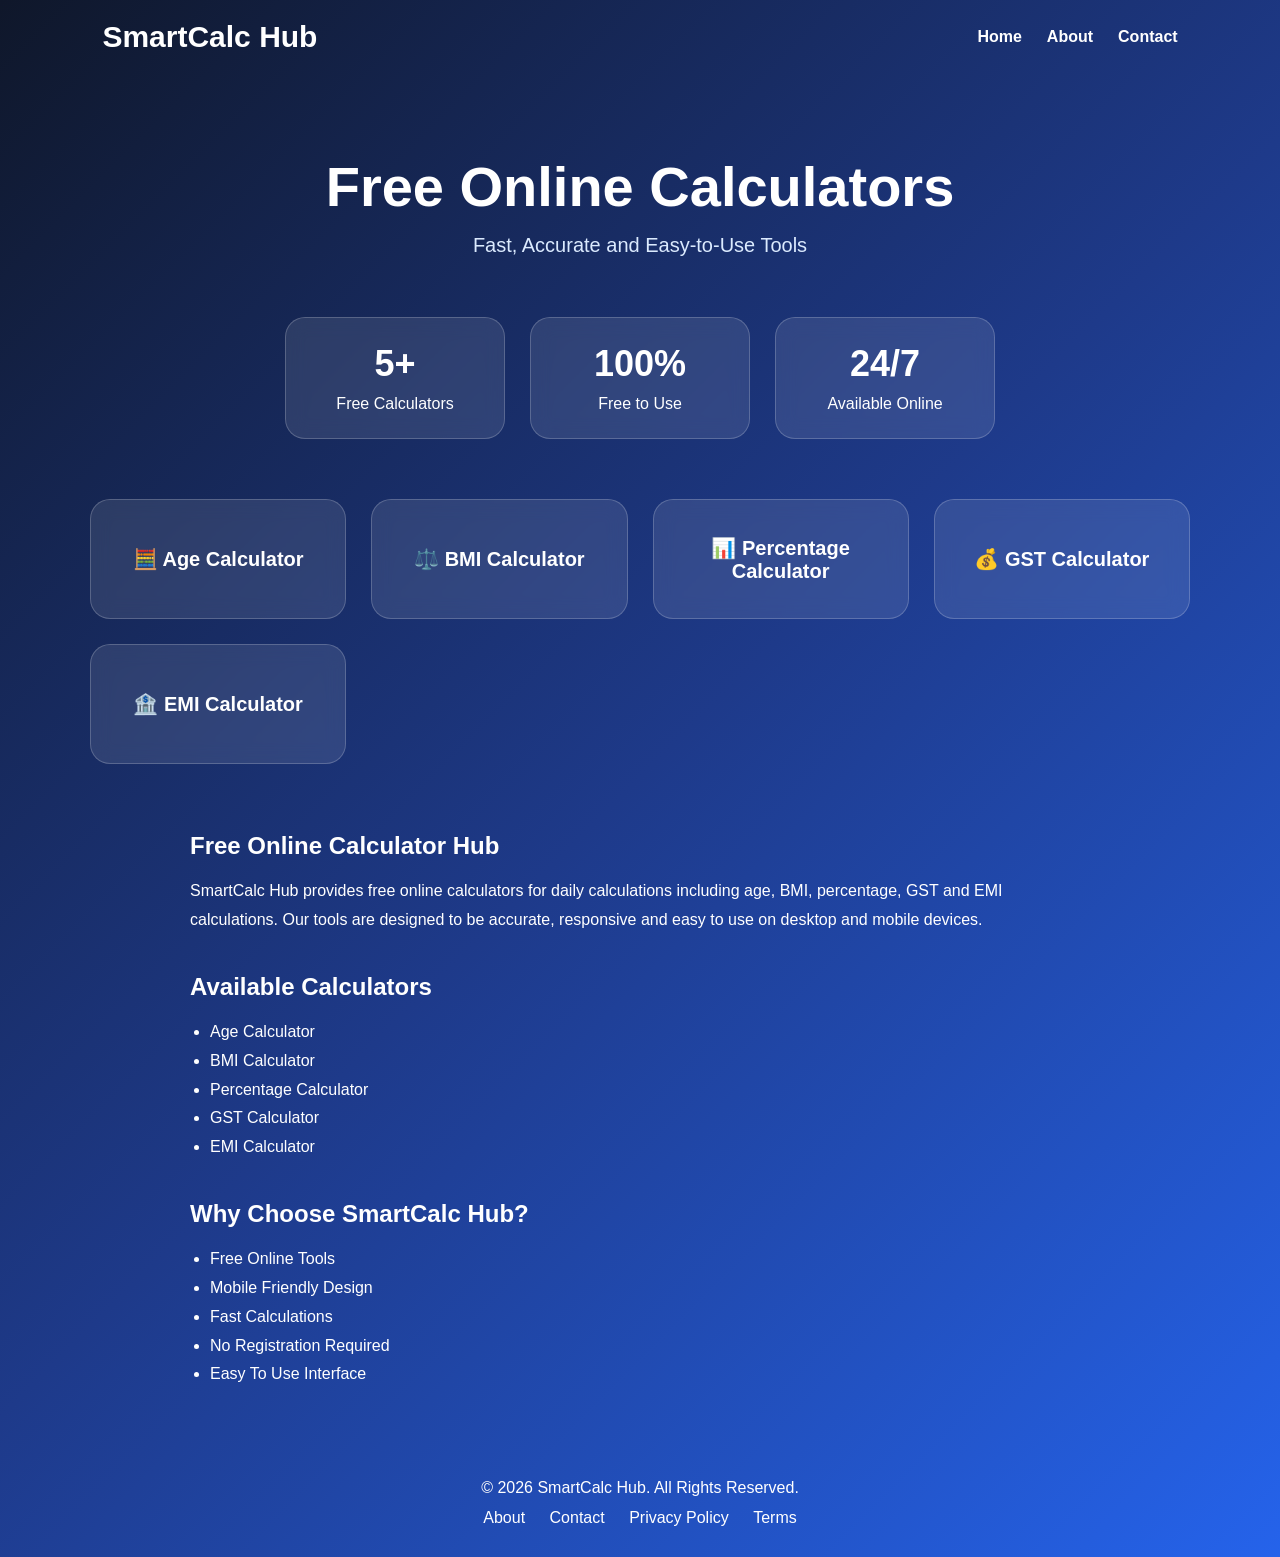
<file: index.html>
<!DOCTYPE html>
<html lang="en">

<head>

    <meta charset="UTF-8">
    <meta name="viewport" content="width=device-width, initial-scale=1.0">


    <!-- Google Search Console Verification -->
    <meta name="google-site-verification"
          content="2JtH8J4qMXpYXomlSH1_VfXRQjT_wu7L5Kd6u02b6LU" />


    <title>SmartCalc Hub | Free Online Calculators</title>

    <meta name="description"
        content="Free online calculators including Age Calculator, BMI Calculator, GST Calculator, EMI Calculator, Percentage Calculator and more.">

    <meta name="keywords"
        content="Age Calculator, BMI Calculator, GST Calculator, EMI Calculator, Percentage Calculator, Online Calculators">

    <meta name="author" content="Vaibhav">

    <meta name="robots" content="index, follow">

    <!-- Open Graph Tags -->
    <meta property="og:title"
        content="SmartCalc Hub | Free Online Calculators">

    <meta property="og:description"
        content="Free online calculators including Age Calculator, BMI Calculator, GST Calculator, EMI Calculator and more.">

    <meta property="og:type"
        content="website">

    <meta property="og:image"
        content="logo.png">

    <!-- Canonical URL -->
    <link rel="canonical"
    href="https://vaibhav-2310.github.io/smartcalc-hub/">

    <!-- Favicon -->
    <link rel="icon" type="image/png" href="logo.png">

    <!-- CSS -->
    <link rel="stylesheet" href="style.css">

    <!-- Google Analytics -->
    <script async src="https://www.googletagmanager.com/gtag/js?id=G-V1JRK9W2HY"></script>
    <script>
    window.dataLayer = window.dataLayer || [];
    function gtag(){dataLayer.push(arguments);}
    gtag('js', new Date());

    gtag('config', 'G-V1JRK9W2HY');
    </script>

</head>

<body>

    <!-- Navbar -->
    <nav class="navbar">

        <div class="logo">
            SmartCalc Hub
        </div>

        <div class="nav-links">

            <a href="index.html">Home</a>

            <a href="about.html">About</a>

            <a href="contact.html">Contact</a>

        </div>

    </nav>

    <!-- Hero Section -->
    <section class="hero">

        <h1>
            Free Online Calculators
        </h1>

        <p>
            Fast, Accurate and Easy-to-Use Tools
        </p>

    </section>

    <!-- Stats Section -->
    <section class="stats">

        <div class="stat-card">

            <h2>5+</h2>

            <p>Free Calculators</p>

        </div>

        <div class="stat-card">

            <h2>100%</h2>

            <p>Free to Use</p>

        </div>

        <div class="stat-card">

            <h2>24/7</h2>

            <p>Available Online</p>

        </div>

    </section>

    <!-- Tools Section -->
    <section class="tools-grid">

        <a href="age-calculator.html" class="tool-card">
            🧮 Age Calculator
        </a>

        <a href="bmi-calculator.html" class="tool-card">
            ⚖️ BMI Calculator
        </a>

        <a href="percentage-calculator.html" class="tool-card">
            📊 Percentage Calculator
        </a>

        <a href="gst-calculator.html" class="tool-card">
            💰 GST Calculator
        </a>

        <a href="emi-calculator.html" class="tool-card">
            🏦 EMI Calculator
        </a>

    </section>

    <!-- SEO Content -->
    <section class="seo-content">

        <h2>
            Free Online Calculator Hub
        </h2>

        <p>
            SmartCalc Hub provides free online calculators
            for daily calculations including age, BMI,
            percentage, GST and EMI calculations.
            Our tools are designed to be accurate,
            responsive and easy to use on desktop
            and mobile devices.
        </p>

        <h2>
            Available Calculators
        </h2>

        <ul>

            <li>Age Calculator</li>

            <li>BMI Calculator</li>

            <li>Percentage Calculator</li>

            <li>GST Calculator</li>

            <li>EMI Calculator</li>

        </ul>

        <h2>
            Why Choose SmartCalc Hub?
        </h2>

        <ul>

            <li>Free Online Tools</li>

            <li>Mobile Friendly Design</li>

            <li>Fast Calculations</li>

            <li>No Registration Required</li>

            <li>Easy To Use Interface</li>

        </ul>

    </section>

    <!-- Footer -->
    <footer>

        <p>
            © 2026 SmartCalc Hub. All Rights Reserved.
        </p>

        <div class="footer-links">

            <a href="about.html">
                About
            </a>

            <a href="contact.html">
                Contact
            </a>

            <a href="privacy-policy.html">
                Privacy Policy
            </a>

            <a href="terms.html">
                Terms
            </a>

        </div>

    </footer>

</body>

</html>
</file>
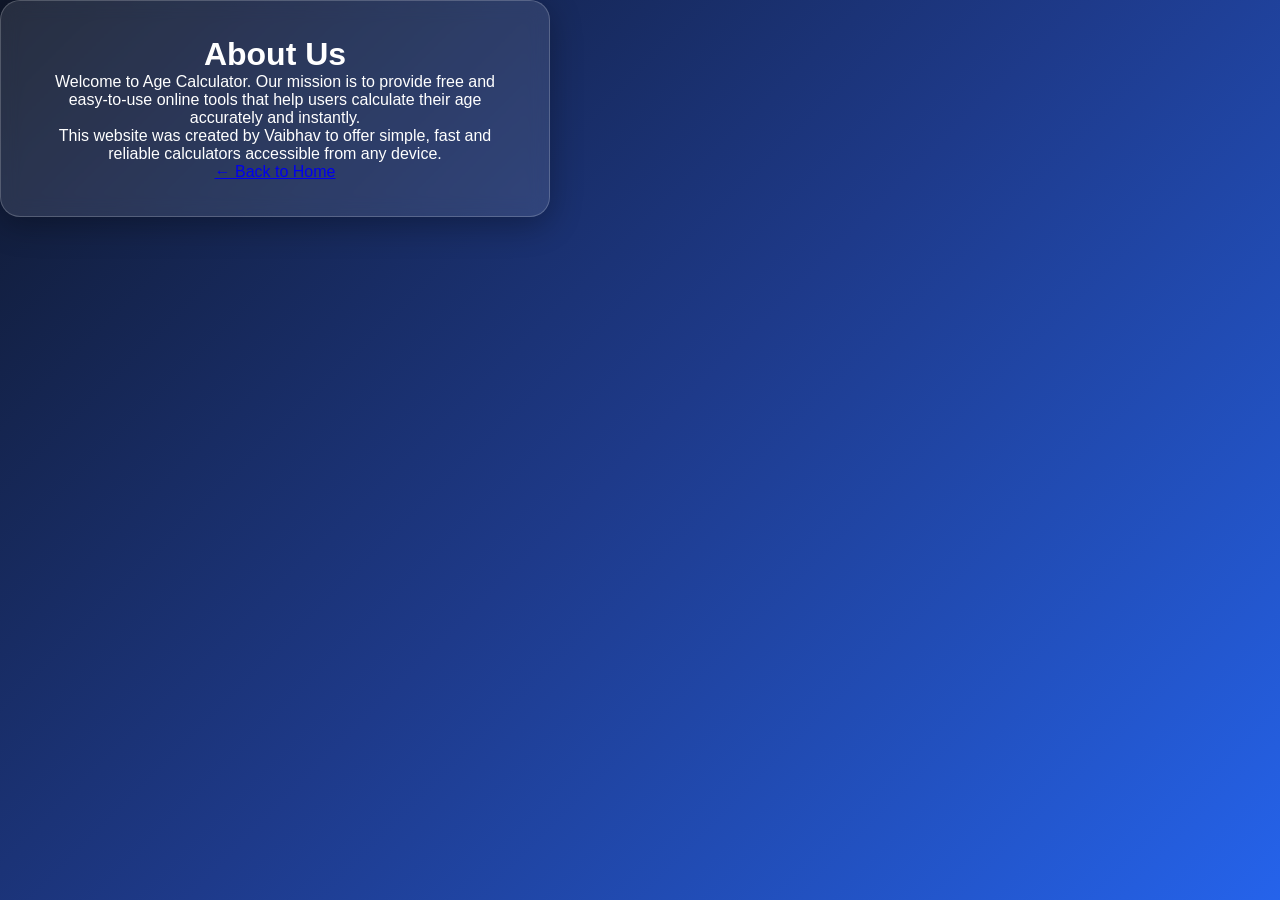
<file: about.html>
<!DOCTYPE html>
<html>
<head>

    <meta charset="UTF-8">

    <meta name="viewport"
          content="width=device-width, initial-scale=1.0">

    <meta name="robots"
          content="index, follow">

    <meta name="author"
          content="Vaibhav">

    <title>
        About Us | SmartCalc Hub
    </title>

    <link rel="canonical"
          href="https://vaibhav-2310.github.io/smartcalc-hub/about.html">

    <link rel="stylesheet"
          href="style.css">

</head>
<body>

<div class="card">

<h1>About Us</h1>

<p>
Welcome to Age Calculator. Our mission is to provide free and easy-to-use online tools that help users calculate their age accurately and instantly.
</p>

<p>
This website was created by Vaibhav to offer simple, fast and reliable calculators accessible from any device.
</p>

<a href="index.html">← Back to Home</a>

</div>

</body>
</html>
</file>
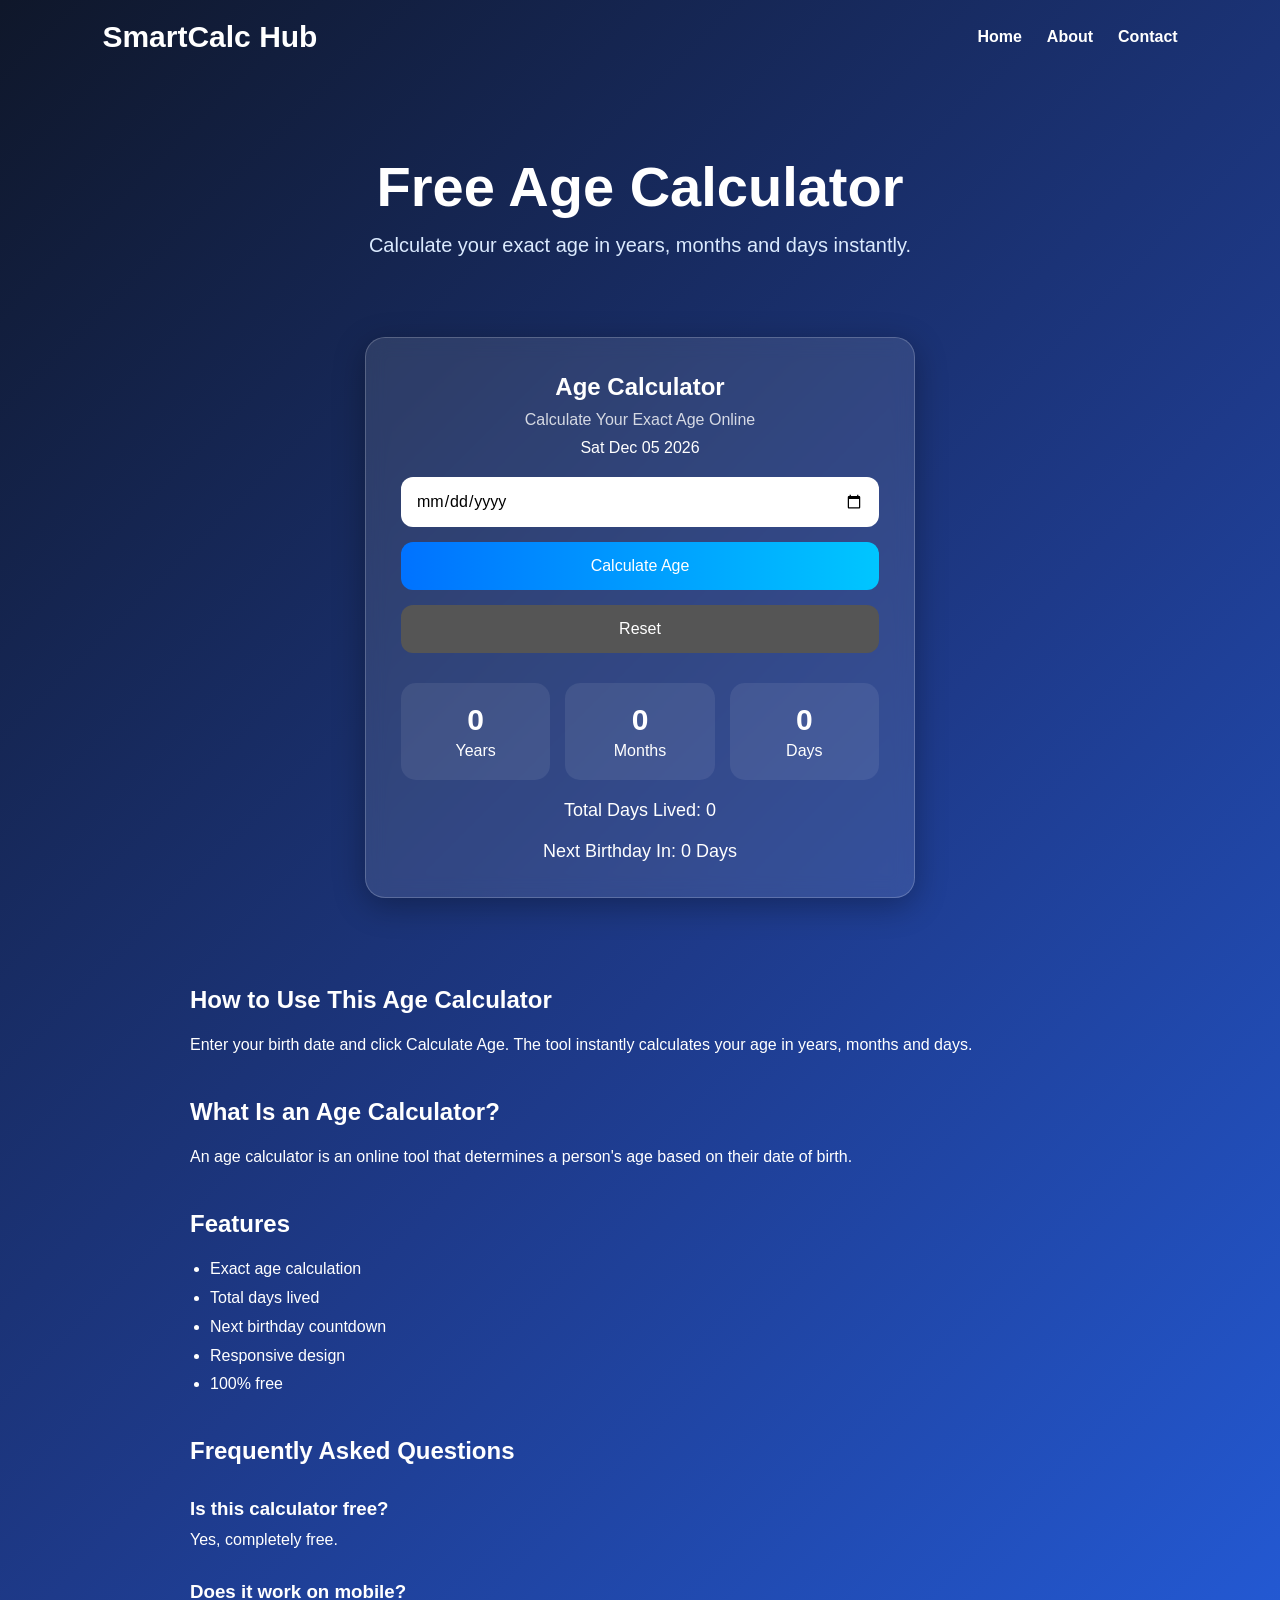
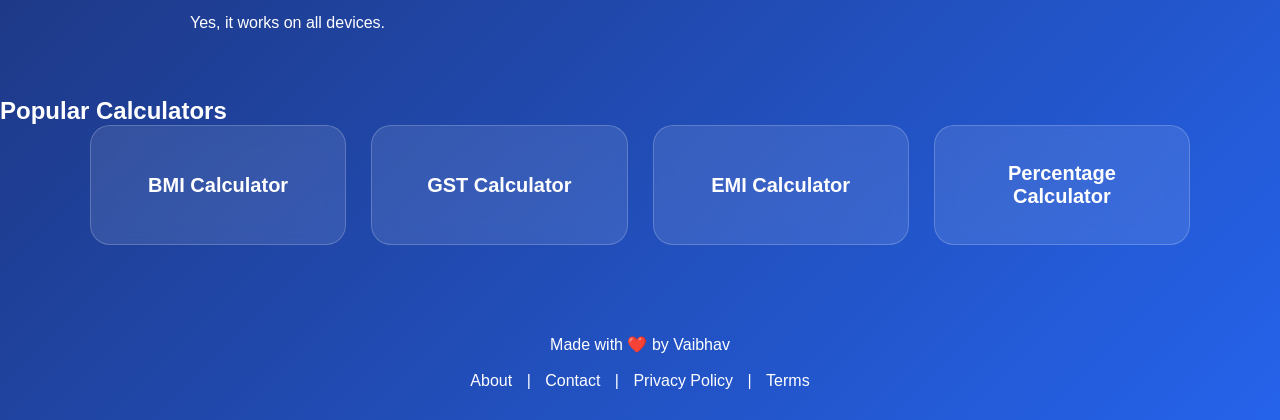
<file: age-calculator.html>
<!DOCTYPE html>
<html lang="en">

<head>

    <meta charset="UTF-8">
    <meta name="viewport"
        content="width=device-width, initial-scale=1.0">

    <title>
        Free Age Calculator Online | SmartCalc Hub
    </title>

    <meta name="description"
        content="Free online age calculator to calculate exact age in years, months, days and next birthday countdown instantly.">

    <meta name="keywords"
        content="Age Calculator, DOB Calculator, Birthday Calculator, Online Age Calculator">

    <meta name="author"
        content="Vaibhav">

    <meta name="robots"
        content="index, follow">

    <meta name="theme-color"
        content="#243b55">

    <!-- Open Graph -->

    <meta property="og:title"
        content="Free Age Calculator Online">

    <meta property="og:description"
        content="Calculate your exact age instantly in years, months and days.">

    <meta property="og:type"
        content="website">

    <meta property="og:image"
        content="logo.png">

    <meta property="og:url"
        content="https://vaibhav-2310.github.io/smartcalc-hub/age-calculator.html">

    <!-- Canonical URL -->

        <link rel="canonical"
        href="https://vaibhav-2310.github.io/smartcalc-hub/age-calculator.html">
    <!-- Favicon -->

    <link rel="icon"
        type="image/png"
        href="logo.png">

    <link rel="stylesheet"
        href="style.css">

        <!-- Google Analytics -->
        <script async src="https://www.googletagmanager.com/gtag/js?id=G-V1JRK9W2HY"></script>
        <script>
        window.dataLayer = window.dataLayer || [];
        function gtag(){dataLayer.push(arguments);}
        gtag('js', new Date());

        gtag('config', 'G-V1JRK9W2HY');
        </script>

</head>

<body>

    <!-- NAVBAR -->

    <nav class="navbar">

        <div class="logo">
            SmartCalc Hub
        </div>

        <div class="nav-links">

            <a href="index.html">
                Home
            </a>

            <a href="about.html">
                About
            </a>

            <a href="contact.html">
                Contact
            </a>

        </div>

    </nav>

    <!-- HERO -->

    <section class="hero">

        <h1>
            Free Age Calculator
        </h1>

        <p>
            Calculate your exact age in years, months and days instantly.
        </p>

    </section>

    <!-- CALCULATOR -->

    <div class="container">

        <div class="card">

            <h2>
                Age Calculator
            </h2>

            <p class="subtitle">
                Calculate Your Exact Age Online
            </p>

            <p id="todayDate"></p>

            <div class="input-box">

                <input
                    type="date"
                    id="dob">

                <button onclick="calculateAge()">
                    Calculate Age
                </button>

                <button
                    class="reset-btn"
                    onclick="resetForm()">
                    Reset
                </button>

            </div>

            <div class="result">

                <div class="result-grid">

                    <div class="result-card">

                        <h3 id="years">
                            0
                        </h3>

                        <span>
                            Years
                        </span>

                    </div>

                    <div class="result-card">

                        <h3 id="months">
                            0
                        </h3>

                        <span>
                            Months
                        </span>

                    </div>

                    <div class="result-card">

                        <h3 id="days">
                            0
                        </h3>

                        <span>
                            Days
                        </span>

                    </div>

                </div>

                <p id="totalDays">
                    Total Days Lived: 0
                </p>

                <p id="birthday">
                    Next Birthday In: 0 Days
                </p>

            </div>

        </div>

    </div>

    <!-- SEO CONTENT -->

    <section class="seo-content">

        <h2>
            How to Use This Age Calculator
        </h2>

        <p>
            Enter your birth date and click Calculate Age.
            The tool instantly calculates your age in years,
            months and days.
        </p>

        <h2>
            What Is an Age Calculator?
        </h2>

        <p>
            An age calculator is an online tool that determines
            a person's age based on their date of birth.
        </p>

        <h2>
            Features
        </h2>

        <ul>

            <li>Exact age calculation</li>

            <li>Total days lived</li>

            <li>Next birthday countdown</li>

            <li>Responsive design</li>

            <li>100% free</li>

        </ul>

        <h2>
            Frequently Asked Questions
        </h2>

        <h3>
            Is this calculator free?
        </h3>

        <p>
            Yes, completely free.
        </p>

        <h3>
            Does it work on mobile?
        </h3>

        <p>
            Yes, it works on all devices.
        </p>

    </section>

    <!-- RELATED TOOLS -->

    <section class="related-tools">

        <h2>
            Popular Calculators
        </h2>

        <div class="tools-grid">

            <a href="bmi-calculator.html"
                class="tool-card">
                BMI Calculator
            </a>

            <a href="gst-calculator.html"
                class="tool-card">
                GST Calculator
            </a>

            <a href="emi-calculator.html"
                class="tool-card">
                EMI Calculator
            </a>

            <a href="percentage-calculator.html"
                class="tool-card">
                Percentage Calculator
            </a>

        </div>

    </section>

    <!-- FOOTER -->

    <footer>

        <p>
            Made with ❤️ by Vaibhav
        </p>

        <br>

        <a href="about.html">
            About
        </a>

        |

        <a href="contact.html">
            Contact
        </a>

        |

        <a href="privacy-policy.html">
            Privacy Policy
        </a>

        |

        <a href="terms.html">
            Terms
        </a>

    </footer>

    <script src="script.js"></script>

</body>

</html>
</file>
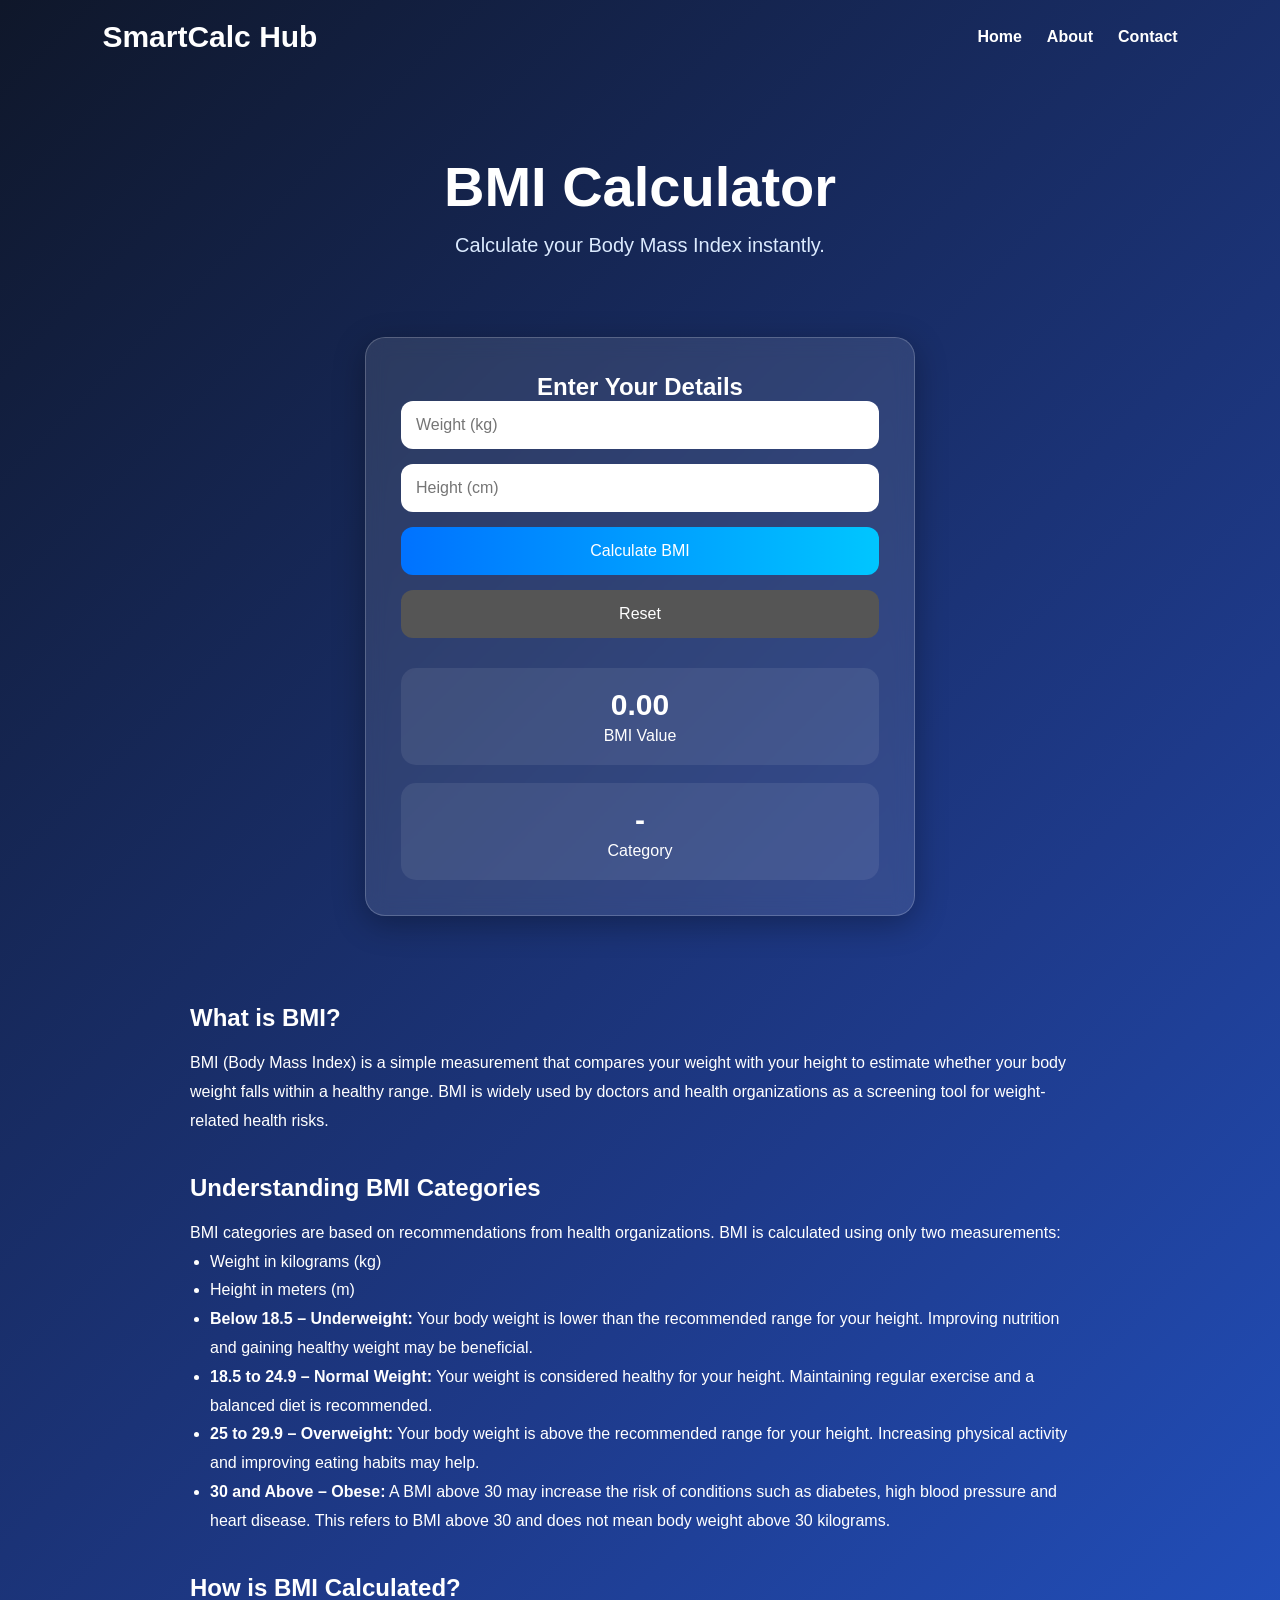
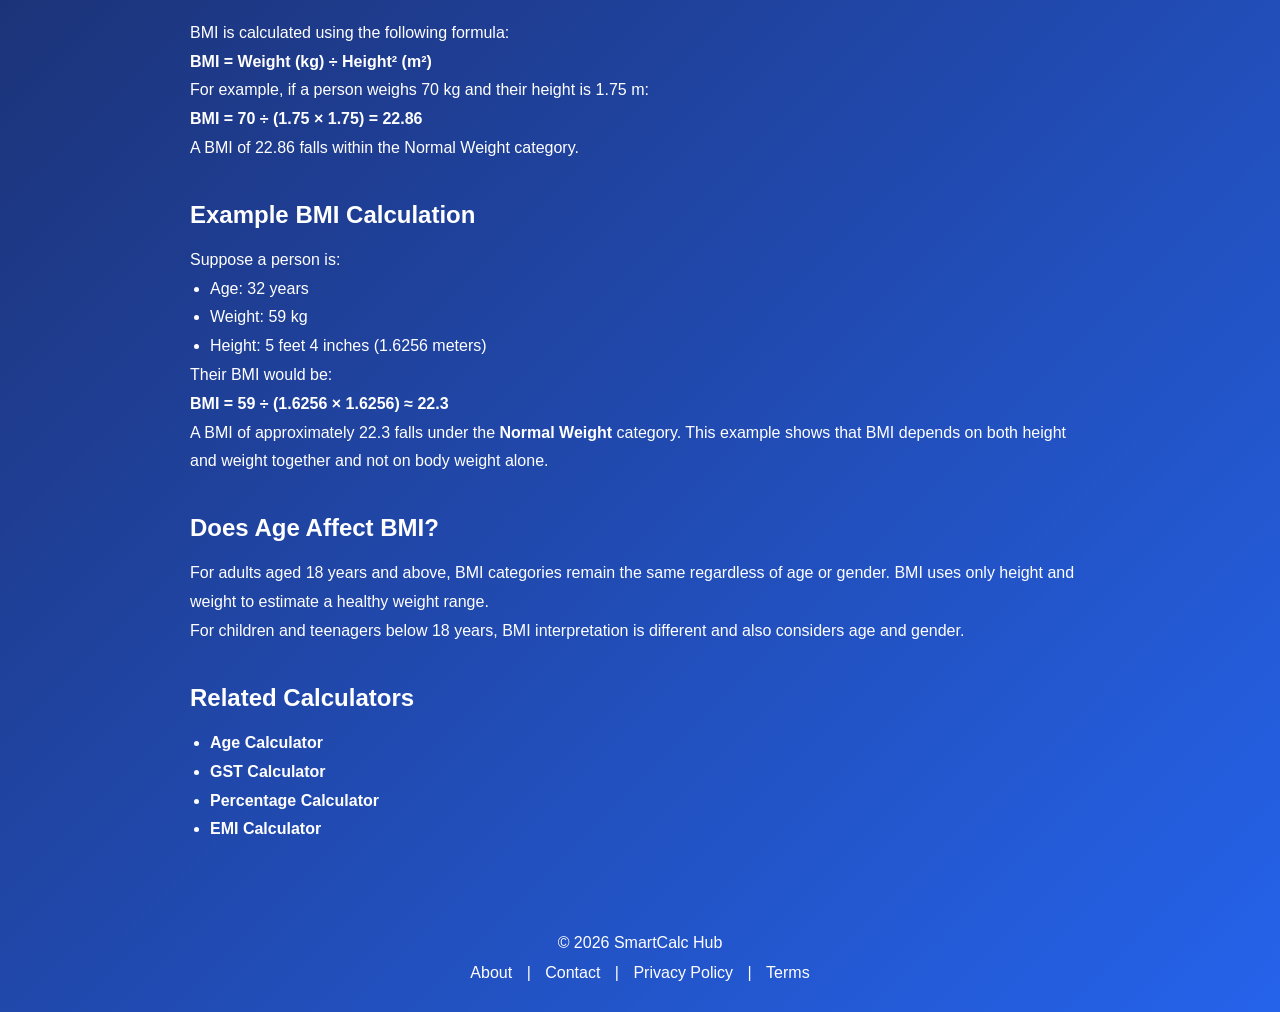
<file: bmi-calculator.html>
<!DOCTYPE html>
<html lang="en">

<head>

    <meta charset="UTF-8">
    <meta name="viewport" content="width=device-width, initial-scale=1.0">

    <title>BMI Calculator | SmartCalc Hub</title>

    <meta name="description"
        content="Free BMI Calculator. Calculate your Body Mass Index instantly and check if you are underweight, normal, overweight or obese.">

    <meta name="keywords"
        content="BMI Calculator, Body Mass Index Calculator, Health Calculator, BMI Check">

    <meta name="author"
        content="Vaibhav">

    <meta name="robots"
        content="index, follow">

    <meta name="theme-color"
        content="#243b55">

    <!-- Open Graph -->

    <meta property="og:title"
        content="BMI Calculator | SmartCalc Hub">

    <meta property="og:description"
        content="Calculate your Body Mass Index instantly and check your health category.">

    <meta property="og:type"
        content="website">

    <meta property="og:image"
        content="logo.png">

    <meta property="og:url"
        content="https://vaibhav-2310.github.io/smartcalc-hub/bmi-calculator.html">

    <!-- Canonical URL -->

    <link rel="canonical"
        href="https://vaibhav-2310.github.io/smartcalc-hub/bmi-calculator.html">

    <!-- Favicon -->

    <link rel="icon"
        type="image/png"
        href="logo.png">

    <!-- CSS -->

    <link rel="stylesheet"
        href="style.css">
        
        <!-- Google Analytics -->
        <script async src="https://www.googletagmanager.com/gtag/js?id=G-V1JRK9W2HY"></script>
        <script>
        window.dataLayer = window.dataLayer || [];
        function gtag(){dataLayer.push(arguments);}
        gtag('js', new Date());

        gtag('config', 'G-V1JRK9W2HY');
        </script>

</head>

<body>

    <!-- NAVBAR -->

    <nav class="navbar">

        <div class="logo">
            SmartCalc Hub
        </div>

        <div class="nav-links">

            <a href="index.html">Home</a>

            <a href="about.html">About</a>

            <a href="contact.html">Contact</a>

        </div>

    </nav>

    <!-- HERO -->

    <section class="hero">

        <h1>
            BMI Calculator
        </h1>

        <p>
            Calculate your Body Mass Index instantly.
        </p>

    </section>

    <!-- CALCULATOR -->

    <div class="container">

        <div class="card">

            <h2>
                Enter Your Details
            </h2>

            <div class="input-box">

                <input
                    type="number"
                    id="weight"
                    placeholder="Weight (kg)">

                <input
                    type="number"
                    id="height"
                    placeholder="Height (cm)">

                <button onclick="calculateBMI()">
                    Calculate BMI
                </button>

                <button
                    class="reset-btn"
                    onclick="resetBMI()">
                    Reset
                </button>

            </div>

            <div class="result">

                <div class="result-card">

                    <h3 id="bmiValue">
                        0.00
                    </h3>

                    <p>
                        BMI Value
                    </p>

                </div>

                <br>

                <div class="result-card">

                    <h3 id="bmiCategory">
                        -
                    </h3>

                    <p>
                        Category
                    </p>

                </div>

            </div>

        </div>

    </div>

    <!-- SEO CONTENT -->

    <section class="seo-content">

    <h2>What is BMI?</h2>

    <p>
        BMI (Body Mass Index) is a simple measurement that compares your
        weight with your height to estimate whether your body weight falls
        within a healthy range. BMI is widely used by doctors and health
        organizations as a screening tool for weight-related health risks.
    </p>

    <h2>Understanding BMI Categories</h2>

    <p>
        BMI categories are based on recommendations from health organizations.
        BMI is calculated using only two measurements:
    </p>

    <ul>
        <li>Weight in kilograms (kg)</li>
        <li>Height in meters (m)</li>
    </ul>

    <ul>

        <li>
            <strong>Below 18.5 – Underweight:</strong>
            Your body weight is lower than the recommended range for your
            height. Improving nutrition and gaining healthy weight may be
            beneficial.
        </li>

        <li>
            <strong>18.5 to 24.9 – Normal Weight:</strong>
            Your weight is considered healthy for your height. Maintaining
            regular exercise and a balanced diet is recommended.
        </li>

        <li>
            <strong>25 to 29.9 – Overweight:</strong>
            Your body weight is above the recommended range for your height.
            Increasing physical activity and improving eating habits may help.
        </li>

        <li>
            <strong>30 and Above – Obese:</strong>
            A BMI above 30 may increase the risk of conditions such as
            diabetes, high blood pressure and heart disease.
            This refers to BMI above 30 and does not mean body weight above
            30 kilograms.
        </li>

    </ul>

    <h2>How is BMI Calculated?</h2>

    <p>
        BMI is calculated using the following formula:
    </p>

    <p>
        <strong>
            BMI = Weight (kg) ÷ Height² (m²)
        </strong>
    </p>

    <p>
        For example, if a person weighs 70 kg and their height is 1.75 m:
    </p>

    <p>
        <strong>
            BMI = 70 ÷ (1.75 × 1.75) = 22.86
        </strong>
    </p>

    <p>
        A BMI of 22.86 falls within the Normal Weight category.
    </p>

    <h2>Example BMI Calculation</h2>

    <p>
        Suppose a person is:
    </p>

    <ul>
        <li>Age: 32 years</li>
        <li>Weight: 59 kg</li>
        <li>Height: 5 feet 4 inches (1.6256 meters)</li>
    </ul>

    <p>
        Their BMI would be:
    </p>

    <p>
        <strong>
            BMI = 59 ÷ (1.6256 × 1.6256) ≈ 22.3
        </strong>
    </p>

    <p>
        A BMI of approximately 22.3 falls under the
        <strong>Normal Weight</strong> category. This example shows that
        BMI depends on both height and weight together and not on body
        weight alone.
    </p>

    <h2>Does Age Affect BMI?</h2>

    <p>
        For adults aged 18 years and above, BMI categories remain the same
        regardless of age or gender. BMI uses only height and weight to
        estimate a healthy weight range.
    </p>

    <p>
        For children and teenagers below 18 years, BMI interpretation is
        different and also considers age and gender.
    </p>

        <h2>Related Calculators</h2>

        <ul>
            <li><a href="age-calculator.html">Age Calculator</a></li>
            <li><a href="gst-calculator.html">GST Calculator</a></li>
            <li><a href="percentage-calculator.html">Percentage Calculator</a></li>
            <li><a href="emi-calculator.html">EMI Calculator</a></li>
        </ul>
        </section>

    <!-- FOOTER -->

    <footer>

        <p>
            © 2026 SmartCalc Hub
        </p>

        <div class="footer-links">

            <a href="about.html">
                About
            </a>

            |

            <a href="contact.html">
                Contact
            </a>

            |

            <a href="privacy-policy.html">
                Privacy Policy
            </a>

            |

            <a href="terms.html">
                Terms
            </a>

        </div>

    </footer>

    <script src="bmi.js"></script>

</body>

</html>
</file>
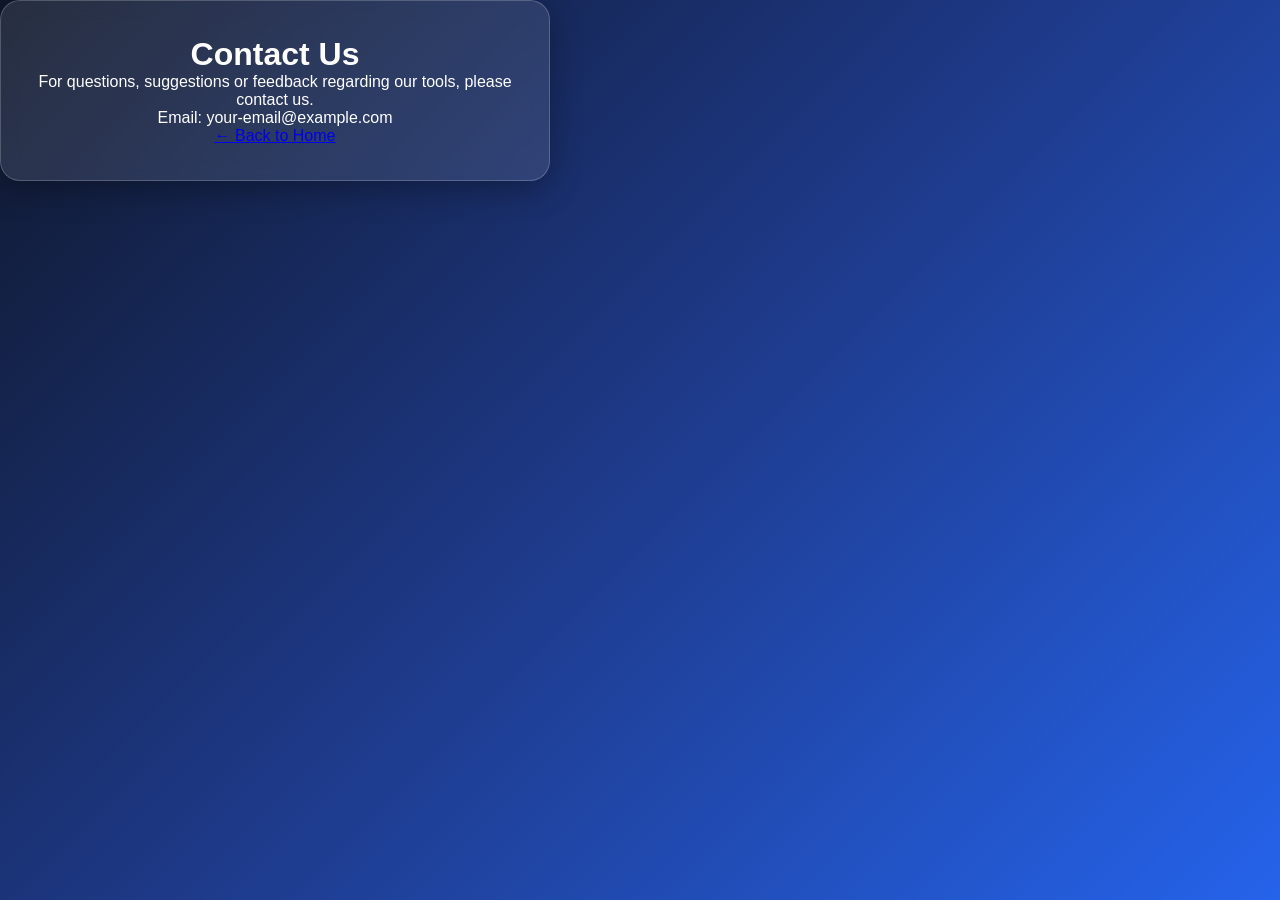
<file: contact.html>
<!DOCTYPE html>
<html>
<head>
 <meta charset="UTF-8">

    <meta name="viewport"
          content="width=device-width, initial-scale=1.0">

    <meta name="robots"
          content="index, follow">

    <meta name="author"
          content="Vaibhav">

    <title>
        Contact Us | SmartCalc Hub
    </title>

    <link rel="canonical"
          href="https://vaibhav-2310.github.io/smartcalc-hub/contact.html">

    <link rel="stylesheet"
          href="style.css">

          <!-- Google Analytics -->
           
        <script async src="https://www.googletagmanager.com/gtag/js?id=G-V1JRK9W2HY"></script>
        <script>
        window.dataLayer = window.dataLayer || [];
        function gtag(){dataLayer.push(arguments);}
        gtag('js', new Date());

        gtag('config', 'G-V1JRK9W2HY');
        </script>

</head>
<body>

<div class="card">

<h1>Contact Us</h1>

<p>
For questions, suggestions or feedback regarding our tools, please contact us.
</p>

<p>
Email: your-email@example.com
</p>

<a href="index.html">← Back to Home</a>

</div>

</body>
</html>
</file>
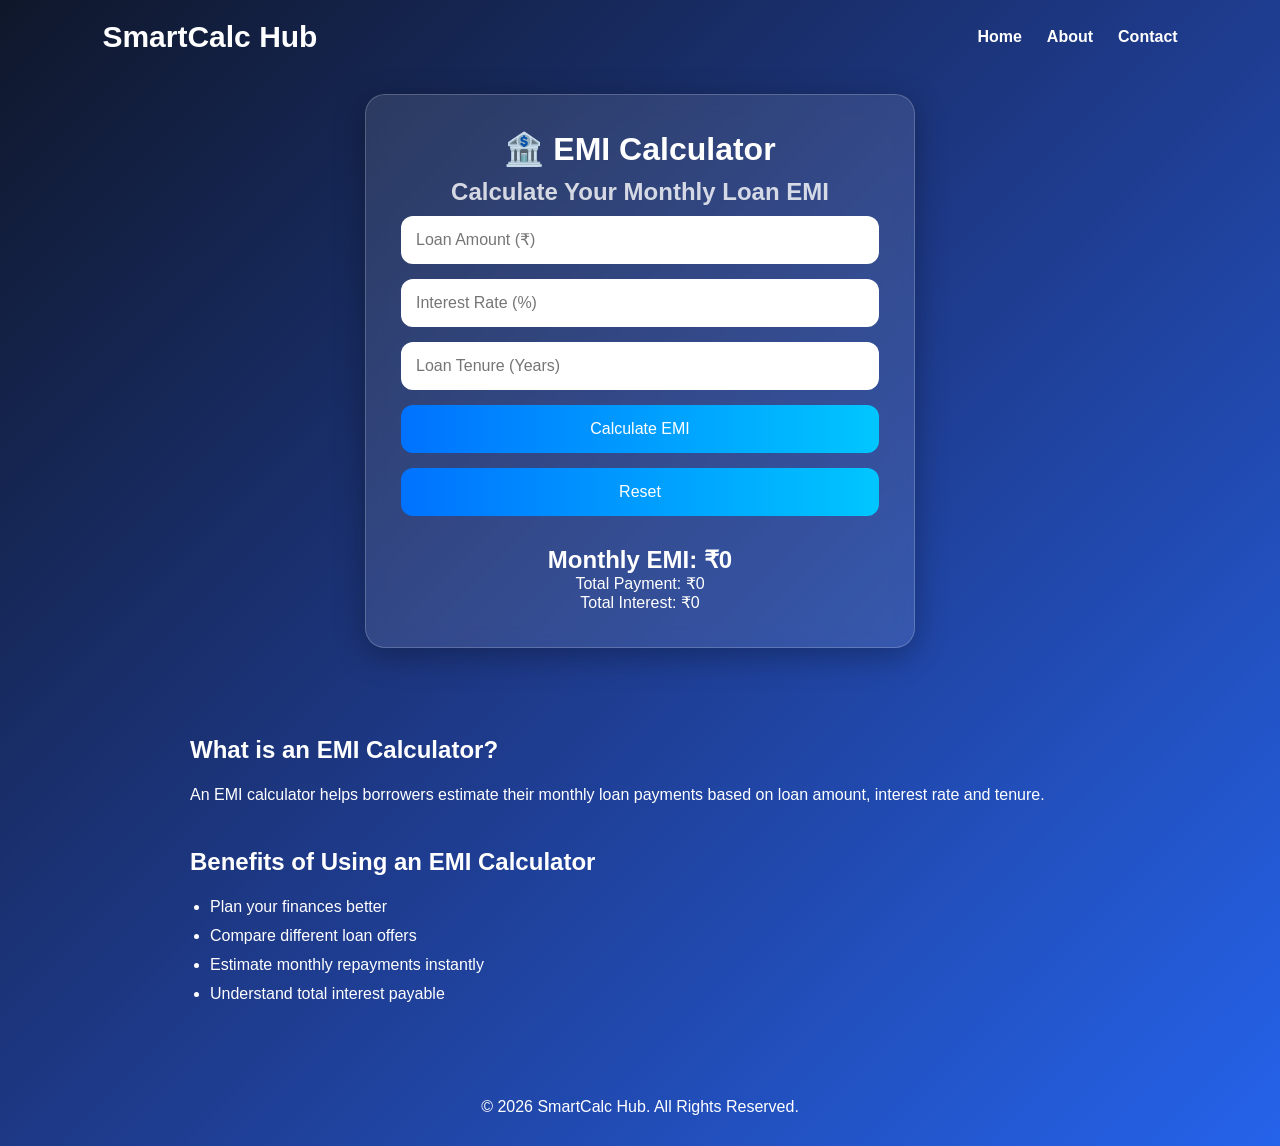
<file: emi-calculator.html>
<!DOCTYPE html>
<html lang="en">

<head>

    <meta charset="UTF-8">
    <meta name="viewport" content="width=device-width, initial-scale=1.0">

    <title>EMI Calculator | Calculate Loan EMI Online</title>

    <meta name="description"
        content="Free EMI Calculator to calculate monthly EMI, total payment and total interest instantly.">

    <meta name="keywords"
        content="EMI Calculator, Loan EMI Calculator, EMI Calculator Online">

    <meta name="author" content="Vaibhav">

    <meta name="robots" content="index, follow">

    <!-- Open Graph -->
    <meta property="og:title"
        content="EMI Calculator | SmartCalc Hub">

    <meta property="og:description"
        content="Calculate monthly EMI, total payment and interest instantly.">

    <meta property="og:type"
        content="website">

    <!-- Canonical URL -->
    <link rel="canonical"
        href="https://vaibhav-2310.github.io/smartcalc-hub/emi-calculator.html">
        
    <link rel="icon" type="image/png" href="logo.png">

    <link rel="stylesheet" href="style.css">

    <!-- Google Analytics -->
        <script async src="https://www.googletagmanager.com/gtag/js?id=G-V1JRK9W2HY"></script>
        <script>
        window.dataLayer = window.dataLayer || [];
        function gtag(){dataLayer.push(arguments);}
        gtag('js', new Date());

        gtag('config', 'G-V1JRK9W2HY');
        </script>

</head>

<body>

    <nav class="navbar">

        <div class="logo">
            SmartCalc Hub
        </div>

        <div class="nav-links">

            <a href="index.html">Home</a>

            <a href="about.html">About</a>

            <a href="contact.html">Contact</a>

        </div>

    </nav>

    <div class="container">

        <div class="card">

            <h1>🏦 EMI Calculator</h1>

            <h2 class="subtitle">
                Calculate Your Monthly Loan EMI
            </h2>

            <div class="input-box">

                <input type="number"
                    id="loanAmount"
                    placeholder="Loan Amount (₹)">

                <input type="number"
                    id="interestRate"
                    placeholder="Interest Rate (%)">

                <input type="number"
                    id="loanTenure"
                    placeholder="Loan Tenure (Years)">

                <button onclick="calculateEMI()">
                    Calculate EMI
                </button>

                <button onclick="resetEMI()">
                    Reset
                </button>

            </div>

            <div class="result">

                <h2 id="emiResult">
                    Monthly EMI: ₹0
                </h2>

                <p id="totalPayment">
                    Total Payment: ₹0
                </p>

                <p id="totalInterest">
                    Total Interest: ₹0
                </p>

            </div>

        </div>

    </div>

    <section class="seo-content">

        <h2>What is an EMI Calculator?</h2>

        <p>
            An EMI calculator helps borrowers estimate their monthly
            loan payments based on loan amount, interest rate and tenure.
        </p>

        <h2>Benefits of Using an EMI Calculator</h2>

        <ul>
            <li>Plan your finances better</li>
            <li>Compare different loan offers</li>
            <li>Estimate monthly repayments instantly</li>
            <li>Understand total interest payable</li>
        </ul>

    </section>

    <footer>

        <p>
            © 2026 SmartCalc Hub. All Rights Reserved.
        </p>

    </footer>

    <script src="emi.js"></script>

</body>

</html>
</file>
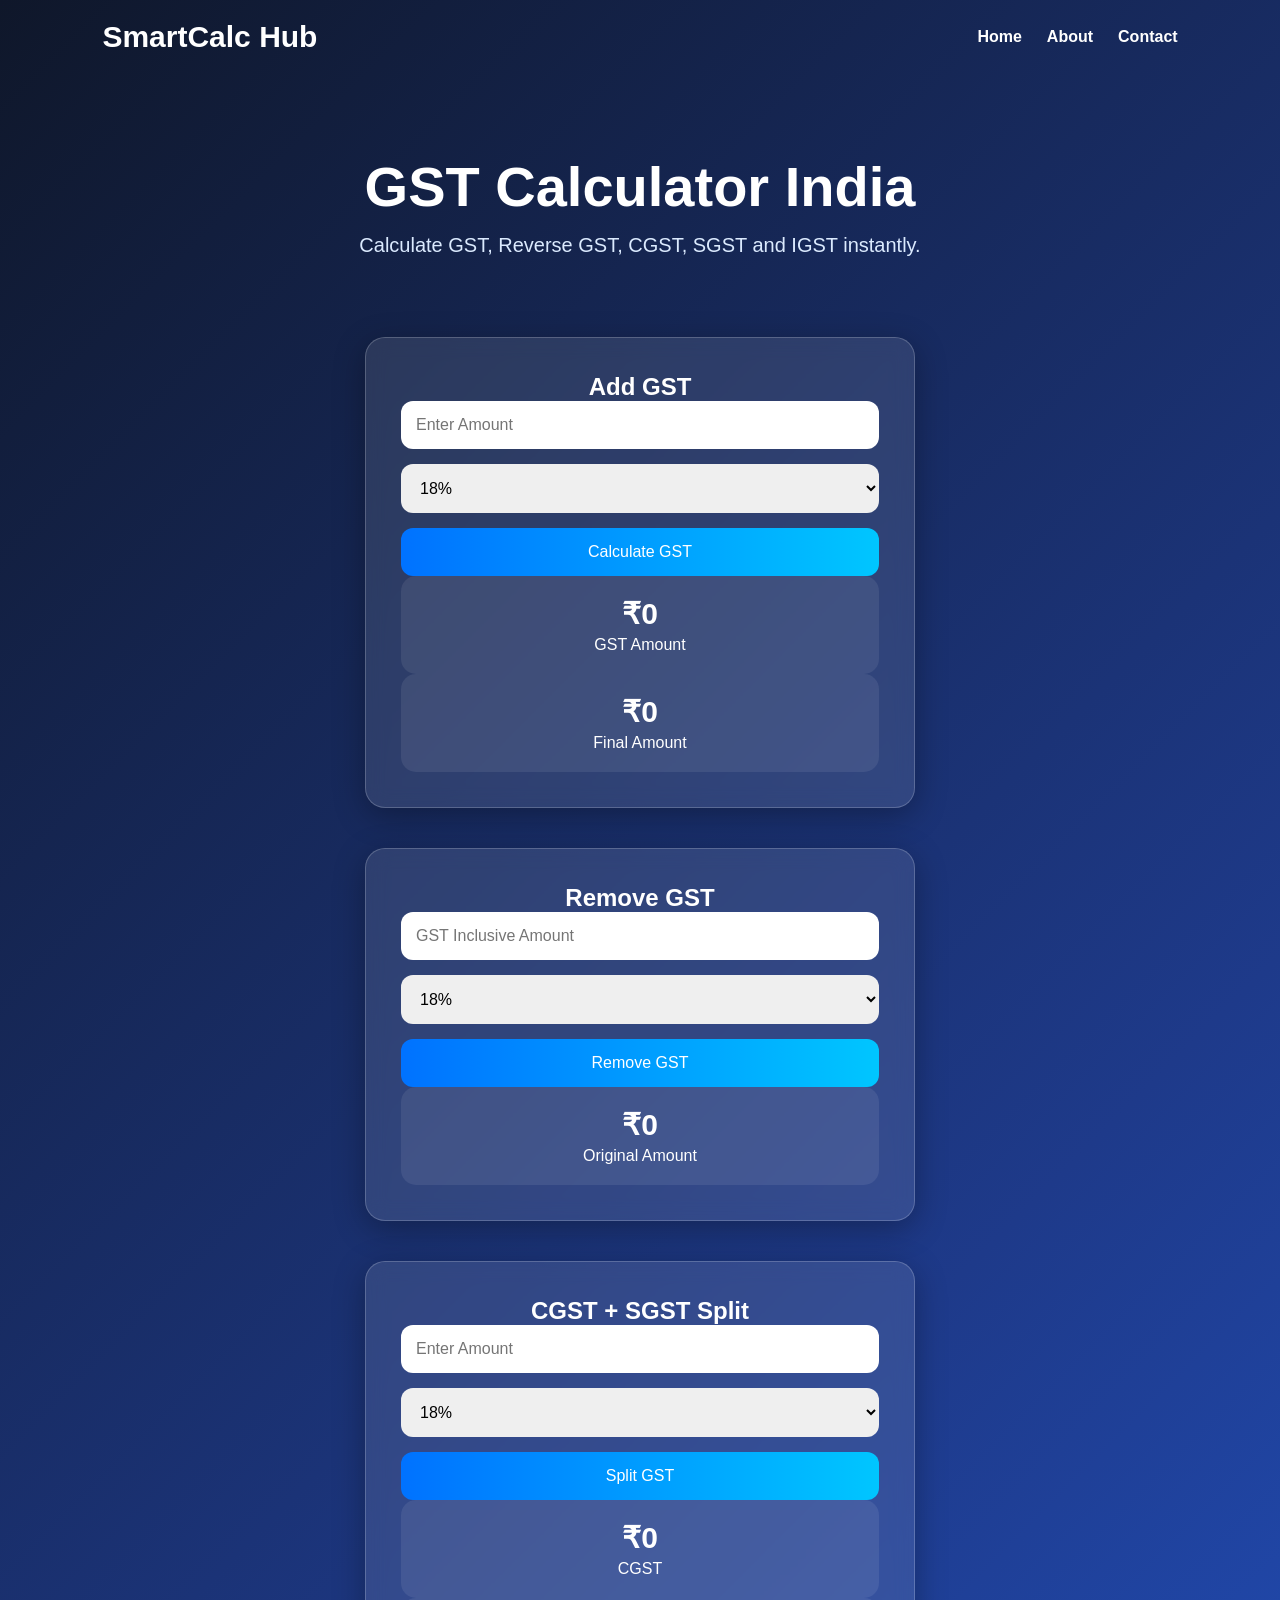
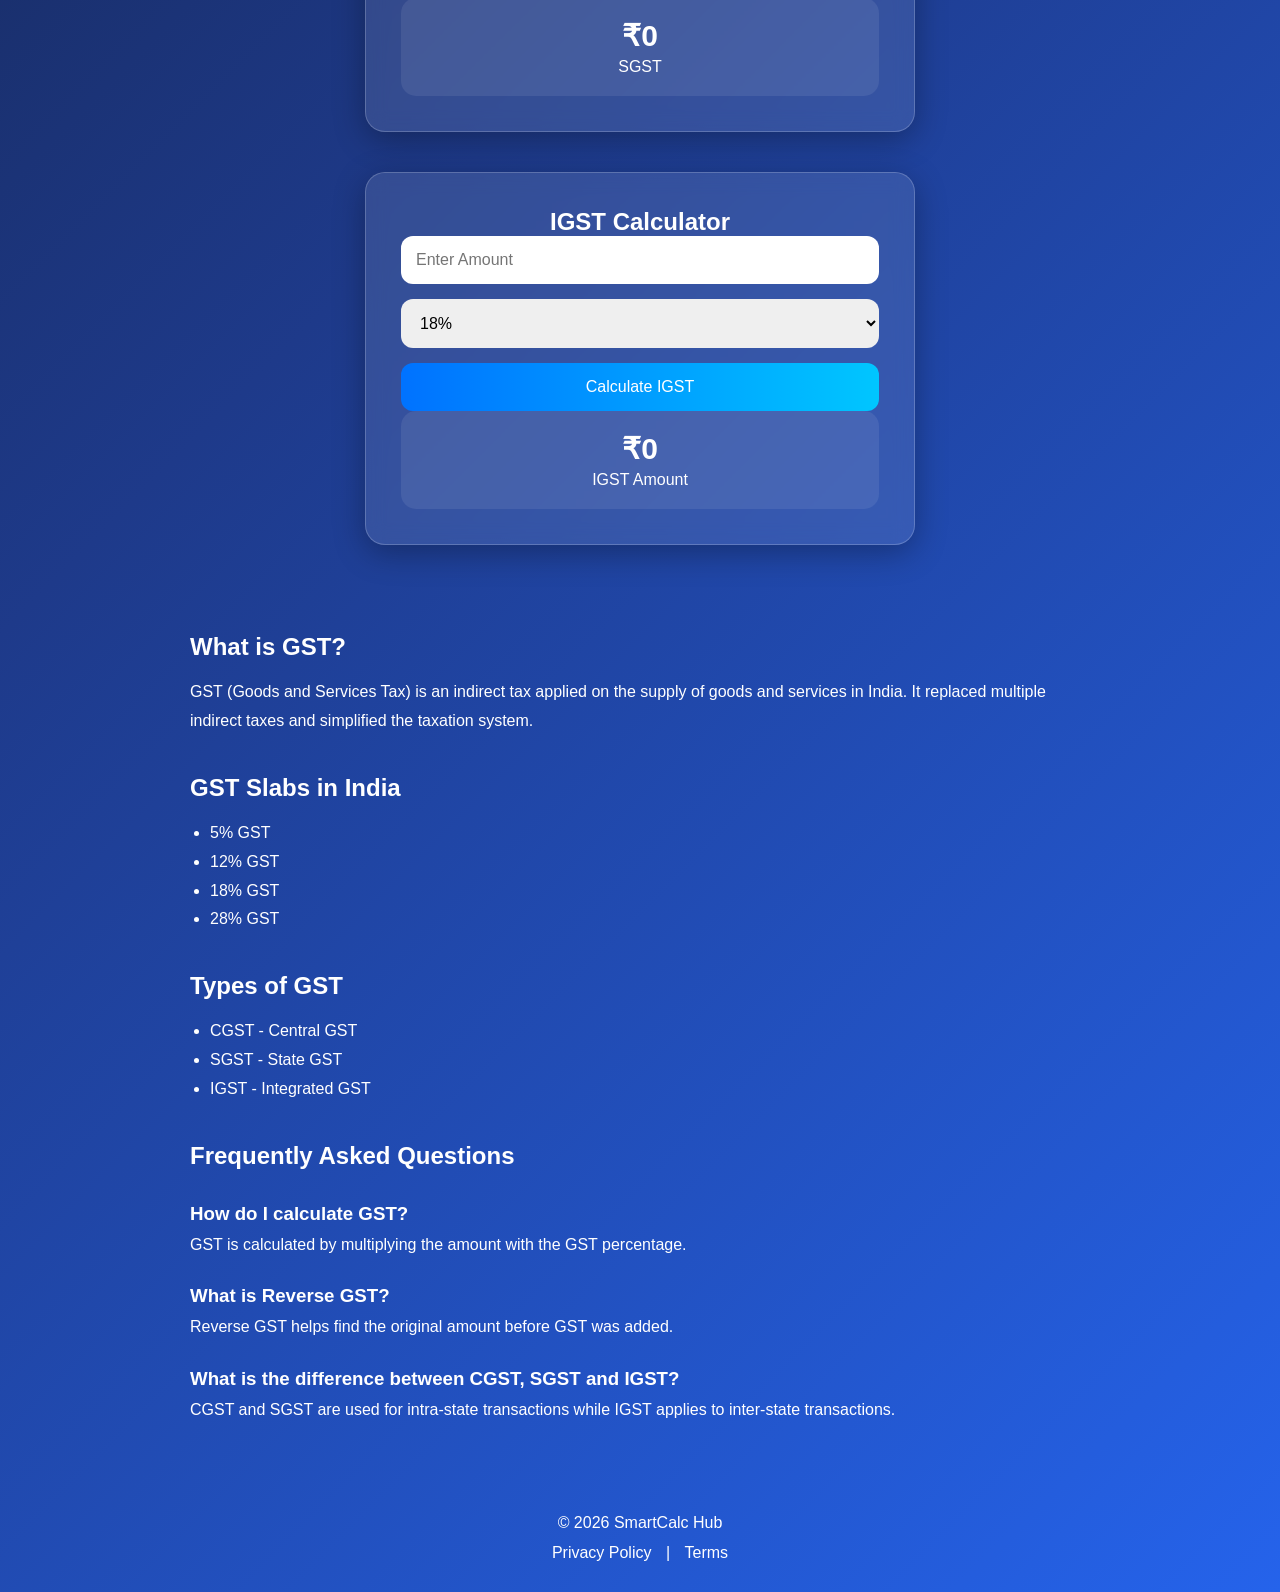
<file: gst-calculator.html>
<!DOCTYPE html>
<html lang="en">

<head>

    <meta charset="UTF-8">
    <meta name="viewport"
        content="width=device-width, initial-scale=1.0">

    <title>
        GST Calculator India | SmartCalc Hub
    </title>

    <meta name="description"
        content="Free GST Calculator India. Calculate GST, Reverse GST, CGST, SGST and IGST instantly.">

        <link rel="canonical"
            href="https://vaibhav-2310.github.io/smartcalc-hub/gst-calculator.html">


    <link rel="icon"
        type="image/png"
        href="logo.png">

    <link rel="stylesheet"
        href="style.css">

        
    <!-- Google Analytics -->
    <script async src="https://www.googletagmanager.com/gtag/js?id=G-V1JRK9W2HY"></script>
    <script>
    window.dataLayer = window.dataLayer || [];
    function gtag(){dataLayer.push(arguments);}
    gtag('js', new Date());

    gtag('config', 'G-V1JRK9W2HY');
    </script>


</head>

<body>

    <nav class="navbar">

        <div class="logo">
            SmartCalc Hub
        </div>

        <div class="nav-links">

            <a href="index.html">Home</a>
            <a href="about.html">About</a>
            <a href="contact.html">Contact</a>

        </div>

    </nav>

    <section class="hero">

        <h1>
            GST Calculator India
        </h1>

        <p>
            Calculate GST, Reverse GST,
            CGST, SGST and IGST instantly.
        </p>

    </section>

    <!-- ADD GST -->

    <div class="container">

        <div class="card">

            <h2>Add GST</h2>

            <div class="input-box">

                <input
                    type="number"
                    id="amount"
                    placeholder="Enter Amount">

                <select id="gstRate">

                    <option value="5">5%</option>
                    <option value="12">12%</option>
                    <option value="18" selected>18%</option>
                    <option value="28">28%</option>

                </select>

                <button onclick="addGST()">
                    Calculate GST
                </button>

            </div>

            <div class="result-card">

                <h3 id="gstAmount">
                    ₹0
                </h3>

                <p>GST Amount</p>

            </div>

            <div class="result-card">

                <h3 id="finalAmount">
                    ₹0
                </h3>

                <p>Final Amount</p>

            </div>

        </div>

    </div>

    <!-- REMOVE GST -->

    <div class="container">

        <div class="card">

            <h2>Remove GST</h2>

            <div class="input-box">

                <input
                    type="number"
                    id="inclusiveAmount"
                    placeholder="GST Inclusive Amount">

                <select id="reverseRate">

                    <option value="5">5%</option>
                    <option value="12">12%</option>
                    <option value="18" selected>18%</option>
                    <option value="28">28%</option>

                </select>

                <button onclick="removeGST()">
                    Remove GST
                </button>

            </div>

            <div class="result-card">

                <h3 id="originalAmount">
                    ₹0
                </h3>

                <p>Original Amount</p>

            </div>

        </div>

    </div>

    <!-- CGST + SGST -->

    <div class="container">

        <div class="card">

            <h2>CGST + SGST Split</h2>

            <div class="input-box">

                <input
                    type="number"
                    id="splitAmount"
                    placeholder="Enter Amount">

                <select id="splitRate">

                    <option value="5">5%</option>
                    <option value="12">12%</option>
                    <option value="18" selected>18%</option>
                    <option value="28">28%</option>

                </select>

                <button onclick="splitGST()">
                    Split GST
                </button>

            </div>

            <div class="result-card">

                <h3 id="cgstResult">
                    ₹0
                </h3>

                <p>CGST</p>

            </div>

            <div class="result-card">

                <h3 id="sgstResult">
                    ₹0
                </h3>

                <p>SGST</p>

            </div>

        </div>

    </div>

    <!-- IGST -->

    <div class="container">

        <div class="card">

            <h2>IGST Calculator</h2>

            <div class="input-box">

                <input
                    type="number"
                    id="igstAmount"
                    placeholder="Enter Amount">

                <select id="igstRate">

                    <option value="5">5%</option>
                    <option value="12">12%</option>
                    <option value="18" selected>18%</option>
                    <option value="28">28%</option>

                </select>

                <button onclick="calculateIGST()">
                    Calculate IGST
                </button>

            </div>

            <div class="result-card">

                <h3 id="igstResult">
                    ₹0
                </h3>

                <p>IGST Amount</p>

            </div>

        </div>

    </div>

    <!-- SEO CONTENT -->

    <section class="seo-content">

        <h2>
            What is GST?
        </h2>

        <p>
            GST (Goods and Services Tax) is an indirect tax
            applied on the supply of goods and services in India.
            It replaced multiple indirect taxes and simplified
            the taxation system.
        </p>

        <h2>
            GST Slabs in India
        </h2>

        <ul>

            <li>5% GST</li>
            <li>12% GST</li>
            <li>18% GST</li>
            <li>28% GST</li>

        </ul>

        <h2>
            Types of GST
        </h2>

        <ul>

            <li>CGST - Central GST</li>

            <li>SGST - State GST</li>

            <li>IGST - Integrated GST</li>

        </ul>

        <h2>
            Frequently Asked Questions
        </h2>

        <h3>
            How do I calculate GST?
        </h3>

        <p>
            GST is calculated by multiplying
            the amount with the GST percentage.
        </p>

        <h3>
            What is Reverse GST?
        </h3>

        <p>
            Reverse GST helps find the original
            amount before GST was added.
        </p>

        <h3>
            What is the difference between
            CGST, SGST and IGST?
        </h3>

        <p>
            CGST and SGST are used for intra-state
            transactions while IGST applies to
            inter-state transactions.
        </p>

    </section>

    <footer>

        <p>
            © 2026 SmartCalc Hub
        </p>

        <div class="footer-links">

            <a href="privacy-policy.html">
                Privacy Policy
            </a>

            |

            <a href="terms.html">
                Terms
            </a>

        </div>

    </footer>

    <script src="gst.js"></script>

</body>

</html>
</file>
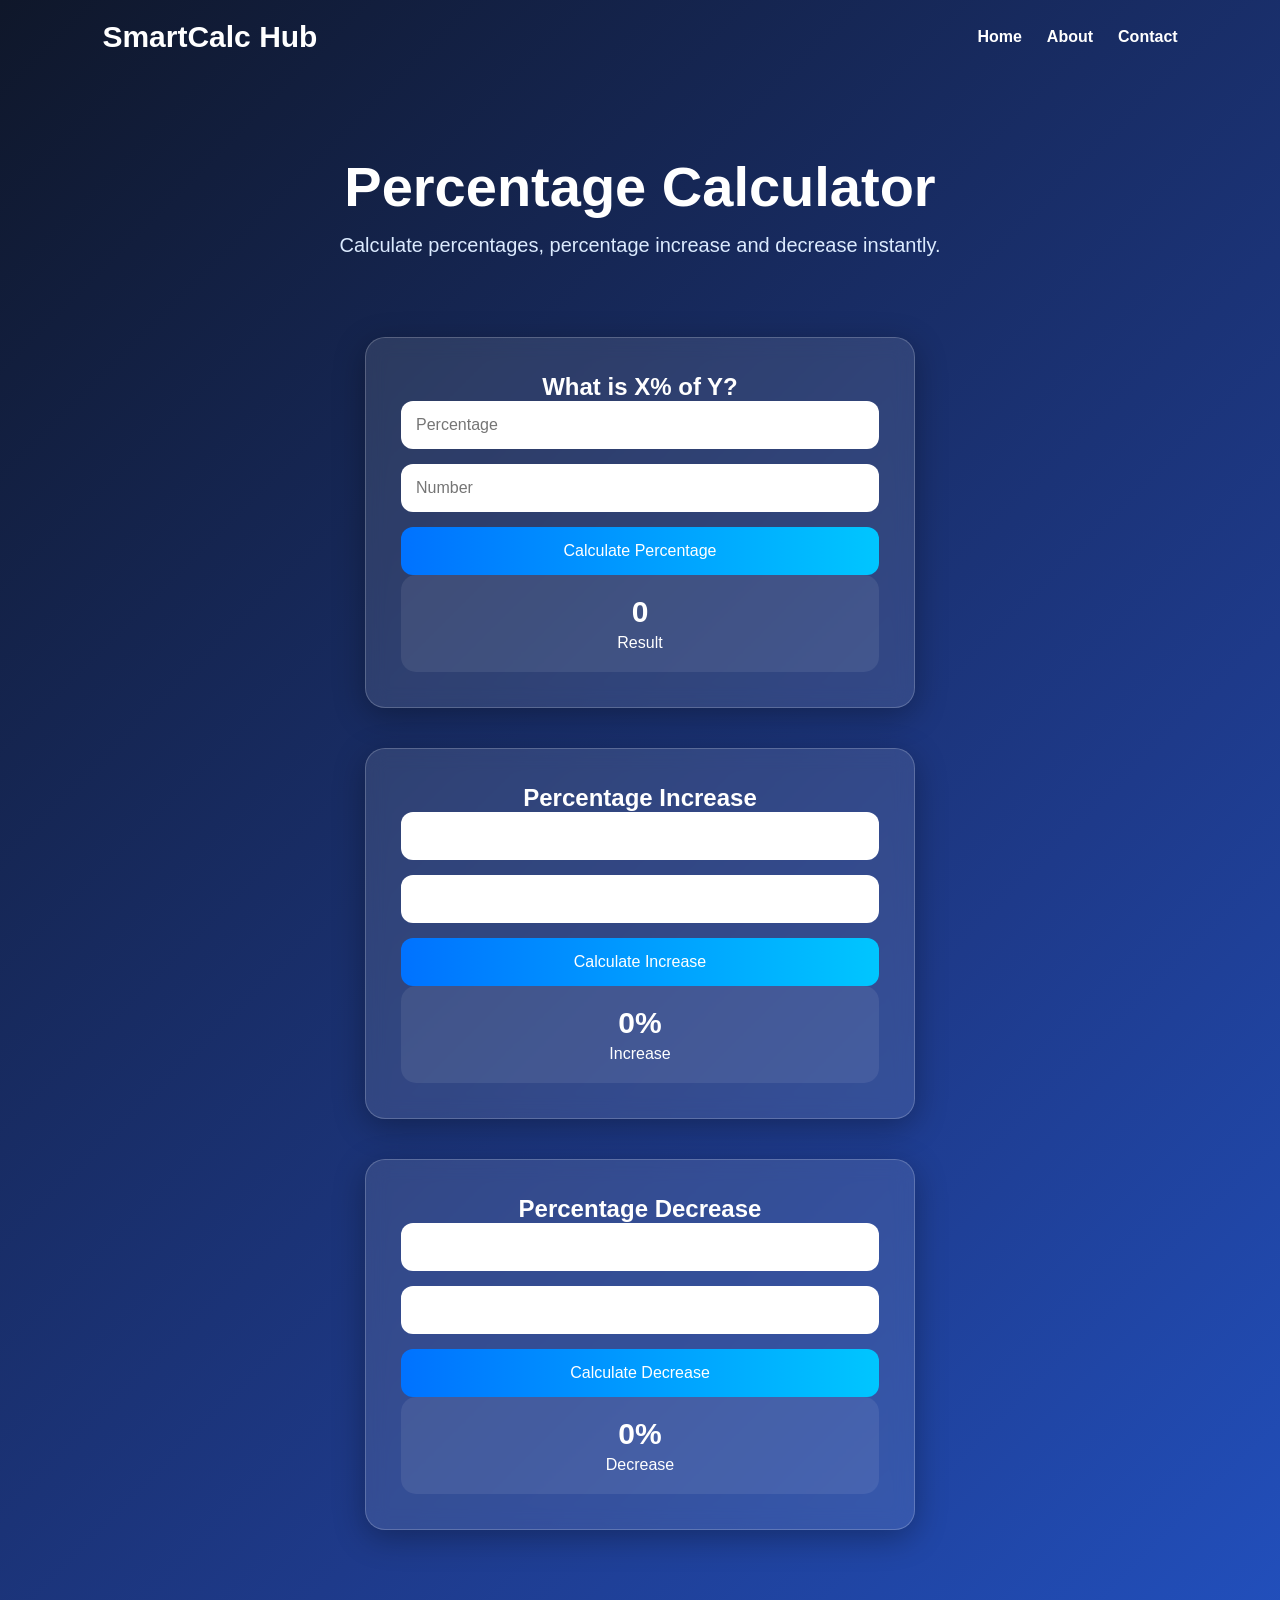
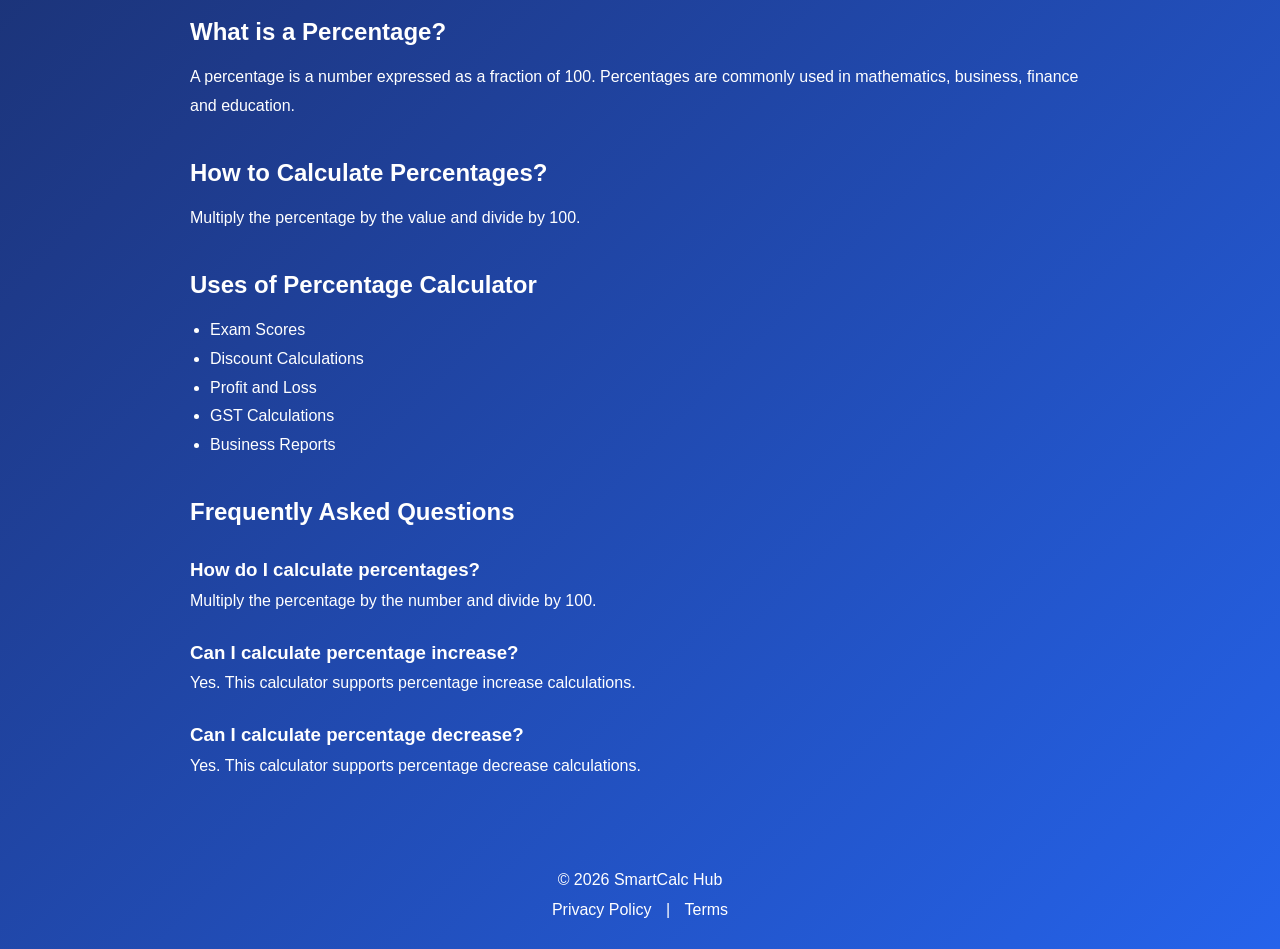
<file: percentage-calculator.html>
<!DOCTYPE html>
<html lang="en">

<head>

<meta charset="UTF-8">
<meta name="viewport"
content="width=device-width, initial-scale=1.0">

<title>
Percentage Calculator | SmartCalc Hub
</title>

<meta name="description"
content="Free Percentage Calculator to calculate percentages, percentage increase and percentage decrease instantly.">


<link rel="canonical"
href="https://vaibhav-2310.github.io/smartcalc-hub/percentage-calculator.html">


<link rel="icon"
type="image/png"
href="logo.png">

<link rel="stylesheet"
href="style.css">

<!-- Google Analytics -->
<script async src="https://www.googletagmanager.com/gtag/js?id=G-V1JRK9W2HY"></script>
<script>
  window.dataLayer = window.dataLayer || [];
  function gtag(){dataLayer.push(arguments);}
  gtag('js', new Date());

  gtag('config', 'G-V1JRK9W2HY');
</script>

</head>

<body>

<nav class="navbar">

<div class="logo">
SmartCalc Hub
</div>

<div class="nav-links">

<a href="index.html">Home</a>

<a href="about.html">About</a>

<a href="contact.html">Contact</a>

</div>

</nav>

<section class="hero">

<h1>
Percentage Calculator
</h1>

<p>
Calculate percentages,
percentage increase and decrease instantly.
</p>

</section>

<div class="container">

<div class="card">

<h2>
What is X% of Y?
</h2>

<div class="input-box">

<input
type="number"
id="percent"
placeholder="Percentage">

<input
type="number"
id="number"
placeholder="Number">

<button
onclick="calculatePercentage()">

Calculate Percentage

</button>

</div>

<div class="result-card">

<h3 id="percentageResult">
0
</h3>

<p>Result</p>

</div>

</div>

</div>

<div class="container">

<div class="card">

<h2>
Percentage Increase
</h2>

<div class="input-box">

<input
type="number"
id="oldValue">

<input
type="number"
id="newValue">

<button
onclick="calculateIncrease()">

Calculate Increase

</button>

</div>

<div class="result-card">

<h3 id="increaseResult">
0%
</h3>

<p>Increase</p>

</div>

</div>

</div>

<div class="container">

<div class="card">

<h2>
Percentage Decrease
</h2>

<div class="input-box">

<input
type="number"
id="oldValue2">

<input
type="number"
id="newValue2">

<button
onclick="calculateDecrease()">

Calculate Decrease

</button>

</div>

<div class="result-card">

<h3 id="decreaseResult">
0%
</h3>

<p>Decrease</p>

</div>

</div>

</div>

<section class="seo-content">

<h2>
What is a Percentage?
</h2>

<p>
A percentage is a number expressed
as a fraction of 100. Percentages are
commonly used in mathematics,
business, finance and education.
</p>

<h2>
How to Calculate Percentages?
</h2>

<p>
Multiply the percentage by the value
and divide by 100.
</p>

<h2>
Uses of Percentage Calculator
</h2>

<ul>

<li>Exam Scores</li>

<li>Discount Calculations</li>

<li>Profit and Loss</li>

<li>GST Calculations</li>

<li>Business Reports</li>

</ul>

<h2>
Frequently Asked Questions
</h2>

<h3>
How do I calculate percentages?
</h3>

<p>
Multiply the percentage by the number
and divide by 100.
</p>

<h3>
Can I calculate percentage increase?
</h3>

<p>
Yes. This calculator supports
percentage increase calculations.
</p>

<h3>
Can I calculate percentage decrease?
</h3>

<p>
Yes. This calculator supports
percentage decrease calculations.
</p>

</section>

<footer>

<p>
© 2026 SmartCalc Hub
</p>

<div class="footer-links">

<a href="privacy-policy.html">
Privacy Policy
</a>

|

<a href="terms.html">
Terms
</a>

</div>

</footer>

<script src="percentage.js"></script>

</body>
</html>
</file>
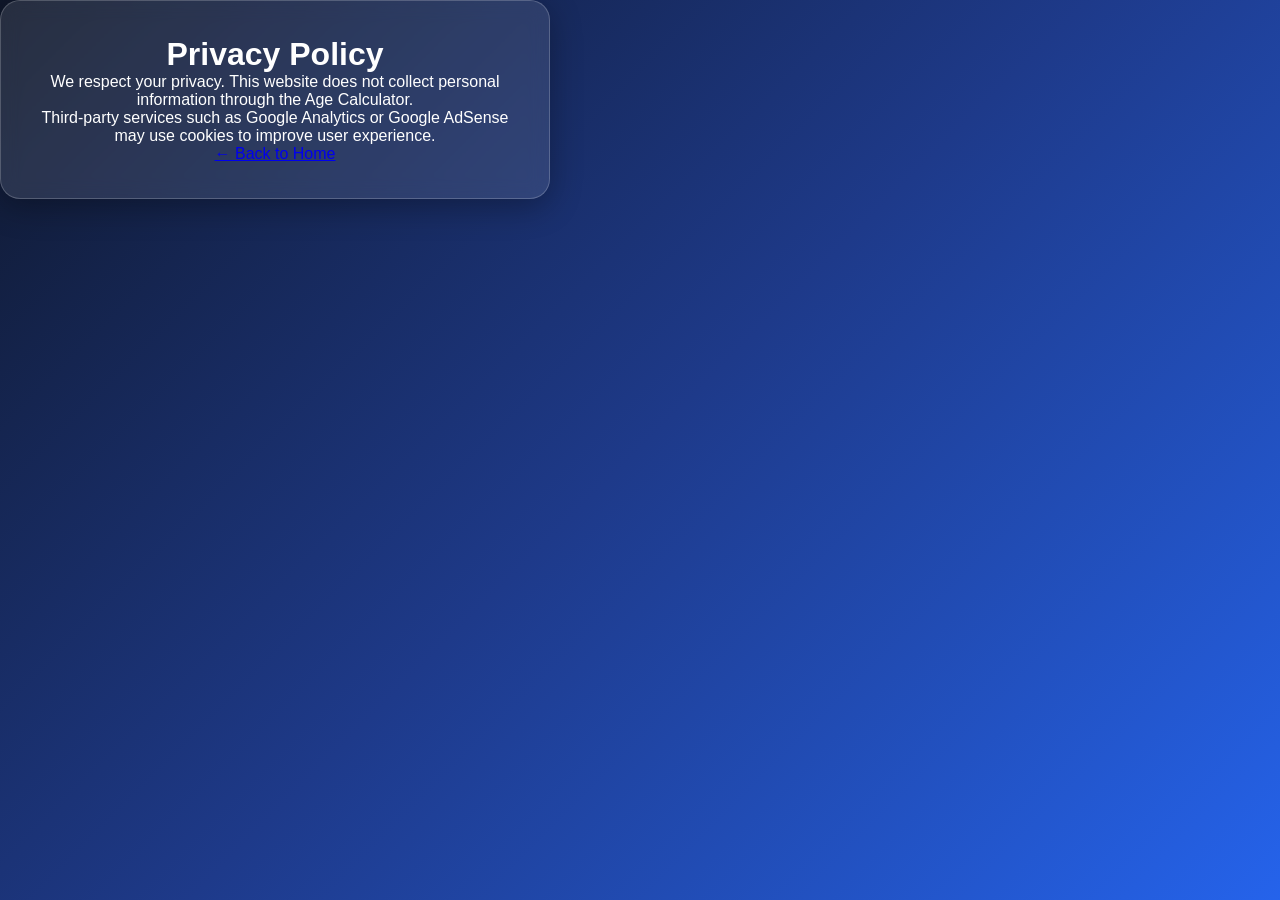
<file: privacy-policy.html>
<!DOCTYPE html>
<html>
<head>
<meta charset="UTF-8">

    <meta name="viewport"
          content="width=device-width, initial-scale=1.0">

    <meta name="robots"
          content="index, follow">

    <meta name="author"
          content="Vaibhav">

    <title>
        Privacy Policy | SmartCalc Hub
    </title>

    <link rel="canonical"
          href="https://vaibhav-2310.github.io/smartcalc-hub/privacy-policy.html">

    <link rel="stylesheet"
          href="style.css">

          <!-- Google Analytics -->
<script async src="https://www.googletagmanager.com/gtag/js?id=G-V1JRK9W2HY"></script>
<script>
  window.dataLayer = window.dataLayer || [];
  function gtag(){dataLayer.push(arguments);}
  gtag('js', new Date());

  gtag('config', 'G-V1JRK9W2HY');
</script>

</head>
<body>

<div class="card">

<h1>Privacy Policy</h1>

<p>
We respect your privacy. This website does not collect personal information through the Age Calculator.
</p>

<p>
Third-party services such as Google Analytics or Google AdSense may use cookies to improve user experience.
</p>

<a href="index.html">← Back to Home</a>

</div>

</body>
</html>
</file>
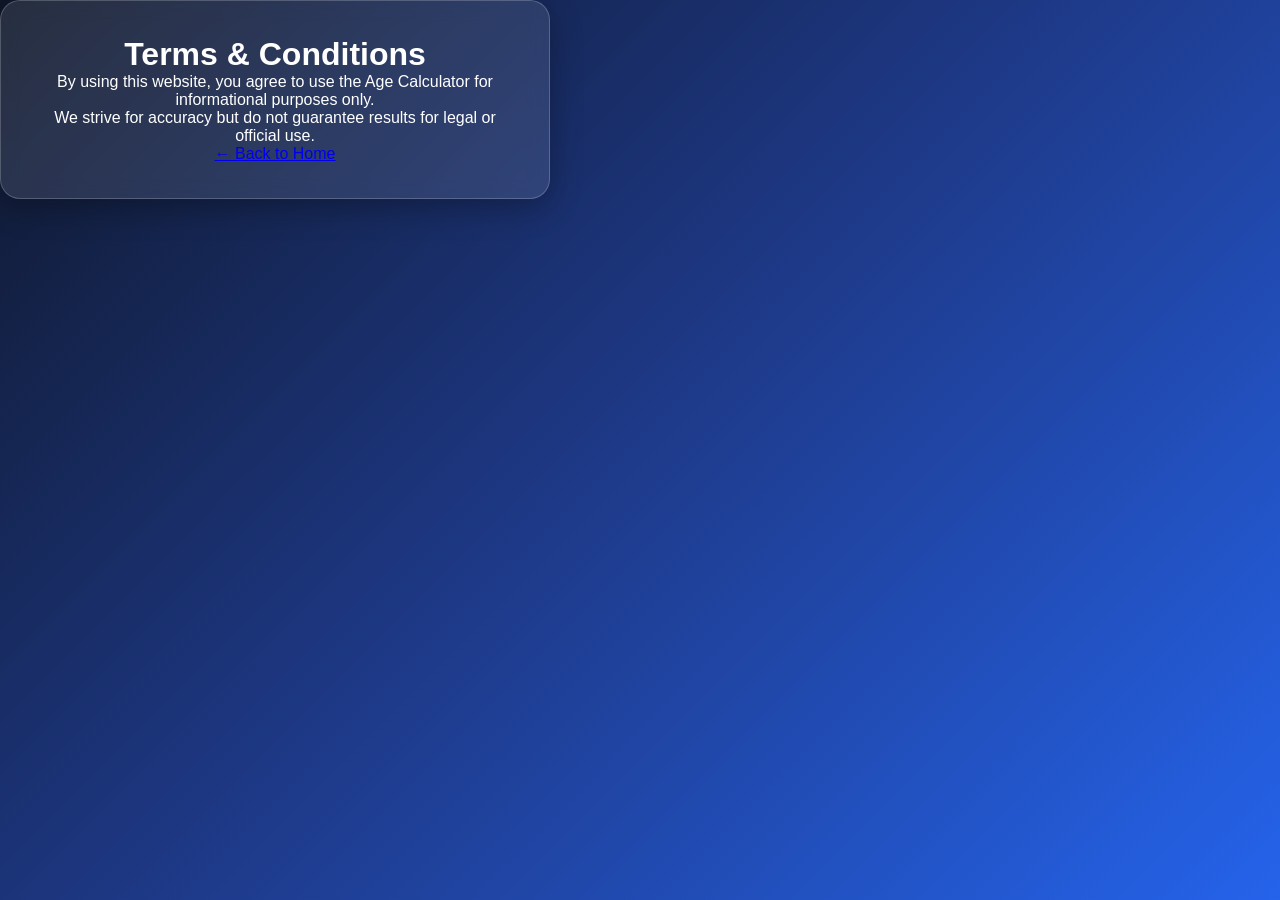
<file: terms.html>
<!DOCTYPE html>
<html>
<head>

    <meta charset="UTF-8">

    <meta name="viewport"
          content="width=device-width, initial-scale=1.0">

    <meta name="robots"
          content="index, follow">

    <meta name="author"
          content="Vaibhav">

    <title>
        Terms & Conditions | SmartCalc Hub
    </title>

    <link rel="canonical"
          href="https://vaibhav-2310.github.io/smartcalc-hub/terms.html">

    <link rel="stylesheet"
          href="style.css">


          <!-- Google Analytics -->
           
        <script async src="https://www.googletagmanager.com/gtag/js?id=G-V1JRK9W2HY"></script>
        <script>
        window.dataLayer = window.dataLayer || [];
        function gtag(){dataLayer.push(arguments);}
        gtag('js', new Date());

        gtag('config', 'G-V1JRK9W2HY');
        </script>


</head>
<body>

<div class="card">

<h1>Terms & Conditions</h1>

<p>
By using this website, you agree to use the Age Calculator for informational purposes only.
</p>

<p>
We strive for accuracy but do not guarantee results for legal or official use.
</p>

<a href="index.html">← Back to Home</a>

</div>

</body>
</html>
</file>
<file: style.css>
* {
    margin: 0;
    padding: 0;
    box-sizing: border-box;
    font-family: 'Segoe UI', sans-serif;
}

body {
    min-height: 100vh;
    background: linear-gradient(135deg, #0f172a, #1e3a8a, #2563eb);
    color: white;
}

/* ================= NAVBAR ================= */

.navbar {
    display: flex;
    justify-content: space-between;
    align-items: center;
    padding: 20px 8%;
}

.logo {
    font-size: 30px;
    font-weight: 700;
    color: white;
}

.nav-links {
    display: flex;
    gap: 25px;
}

.nav-links a {
    color: white;
    text-decoration: none;
    font-weight: 600;
    transition: 0.3s;
}

.nav-links a:hover {
    color: #38bdf8;
}

/* ================= HERO ================= */

.hero {
    text-align: center;
    padding: 80px 20px 60px;
}

.hero h1 {
    font-size: 56px;
    margin-bottom: 15px;
}

.hero p {
    font-size: 20px;
    color: #dbeafe;
}

/* ================= STATS ================= */

.stats {
    width: 90%;
    max-width: 1100px;
    margin: 0 auto 60px;
    display: flex;
    justify-content: center;
    gap: 25px;
    flex-wrap: wrap;
}

.stat-card {
    min-width: 220px;
    padding: 25px;
    text-align: center;
    background: rgba(255, 255, 255, 0.10);
    border: 1px solid rgba(255, 255, 255, 0.20);
    backdrop-filter: blur(10px);
    border-radius: 20px;
}

.stat-card h2 {
    font-size: 36px;
    margin-bottom: 10px;
}

/* ================= TOOLS GRID ================= */

.tools-grid {
    width: 90%;
    max-width: 1100px;
    margin: 0 auto 60px;
    display: grid;
    grid-template-columns: repeat(auto-fit, minmax(220px, 1fr));
    gap: 25px;
}

.tool-card {
    display: flex;
    justify-content: center;
    align-items: center;
    min-height: 120px;
    padding: 30px;
    text-align: center;
    background: rgba(255, 255, 255, 0.10);
    border: 1px solid rgba(255, 255, 255, 0.20);
    backdrop-filter: blur(10px);
    border-radius: 20px;
    font-size: 20px;
    font-weight: 600;
    color: white !important;
    text-decoration: none !important;
    transition: 0.3s;
}

.tool-card:hover {
    transform: translateY(-8px);
    background: rgba(255, 255, 255, 0.15);
    box-shadow: 0 10px 25px rgba(0, 0, 0, 0.25);
}

/* ================= CALCULATOR CARD ================= */

.container {
    display: flex;
    justify-content: center;
    padding: 20px;
}

.card {
    width: 100%;
    max-width: 550px;
    padding: 35px;
    text-align: center;
    background: rgba(255, 255, 255, 0.10);
    border: 1px solid rgba(255, 255, 255, 0.20);
    backdrop-filter: blur(10px);
    border-radius: 20px;
    box-shadow: 0 8px 32px rgba(0, 0, 0, 0.3);
}

.subtitle {
    margin: 10px 0;
    opacity: 0.8;
}

#todayDate {
    margin-bottom: 20px;
}

.input-box {
    display: flex;
    flex-direction: column;
    gap: 15px;
}

input,
select {
    width: 100%;
    padding: 15px;
    border: none;
    border-radius: 12px;
    font-size: 16px;
    outline: none;
}

button {
    padding: 15px;
    border: none;
    border-radius: 12px;
    background: linear-gradient(to right, #0072ff, #00c6ff);
    color: white;
    font-size: 16px;
    cursor: pointer;
}

.reset-btn {
    background: #555;
}

/* ================= RESULTS ================= */

.result {
    margin-top: 30px;
}

.result-grid {
    display: grid;
    grid-template-columns: repeat(3, 1fr);
    gap: 15px;
}

.result-card {
    padding: 20px;
    text-align: center;
    background: rgba(255, 255, 255, 0.08);
    border-radius: 15px;
    transition: 0.3s;
}

.result-card:hover {
    transform: translateY(-5px);
    background: rgba(255, 255, 255, 0.15);
}

.result-card h3 {
    font-size: 30px;
    margin-bottom: 5px;
}

#totalDays,
#birthday {
    margin-top: 20px;
    font-size: 18px;
}

/* ================= SEO CONTENT ================= */

.seo-content {
    width: 90%;
    max-width: 900px;
    margin: 60px auto;
    line-height: 1.8;
}

.seo-content h2 {
    margin-top: 30px;
    margin-bottom: 10px;
}

.seo-content h3 {
    margin-top: 20px;
}

.seo-content ul {
    padding-left: 20px;
}

.seo-content ul li a,
.seo-content ul li a:visited,
.seo-content ul li a:hover,
.seo-content ul li a:active {
    color: white !important;
    text-decoration: none;
    font-weight: 600;
}

.seo-content ul li a:hover {
    opacity: 0.85;
}

/* ================= FOOTER ================= */

footer {
    text-align: center;
    padding: 30px 20px;
}

.footer-links {
    margin-top: 12px;
}

.footer-links a,
footer a {
    color: white;
    text-decoration: none;
    margin: 0 10px;
}

.footer-links a:hover,
footer a:hover {
    text-decoration: underline;
}

/* ================= MOBILE ================= */

@media (max-width: 768px) {

    .navbar {
        flex-direction: column;
        gap: 15px;
        padding: 20px;
    }

    .hero {
        padding: 60px 20px;
    }

    .hero h1 {
        font-size: 38px;
    }

    .hero p {
        font-size: 18px;
    }

    .stats {
        flex-direction: column;
        align-items: center;
    }

    .stat-card {
        width: 100%;
        max-width: 300px;
    }

    .result-grid {
        grid-template-columns: 1fr;
    }

    .tool-card {
        min-height: 100px;
        font-size: 18px;
    }
}
</file>
